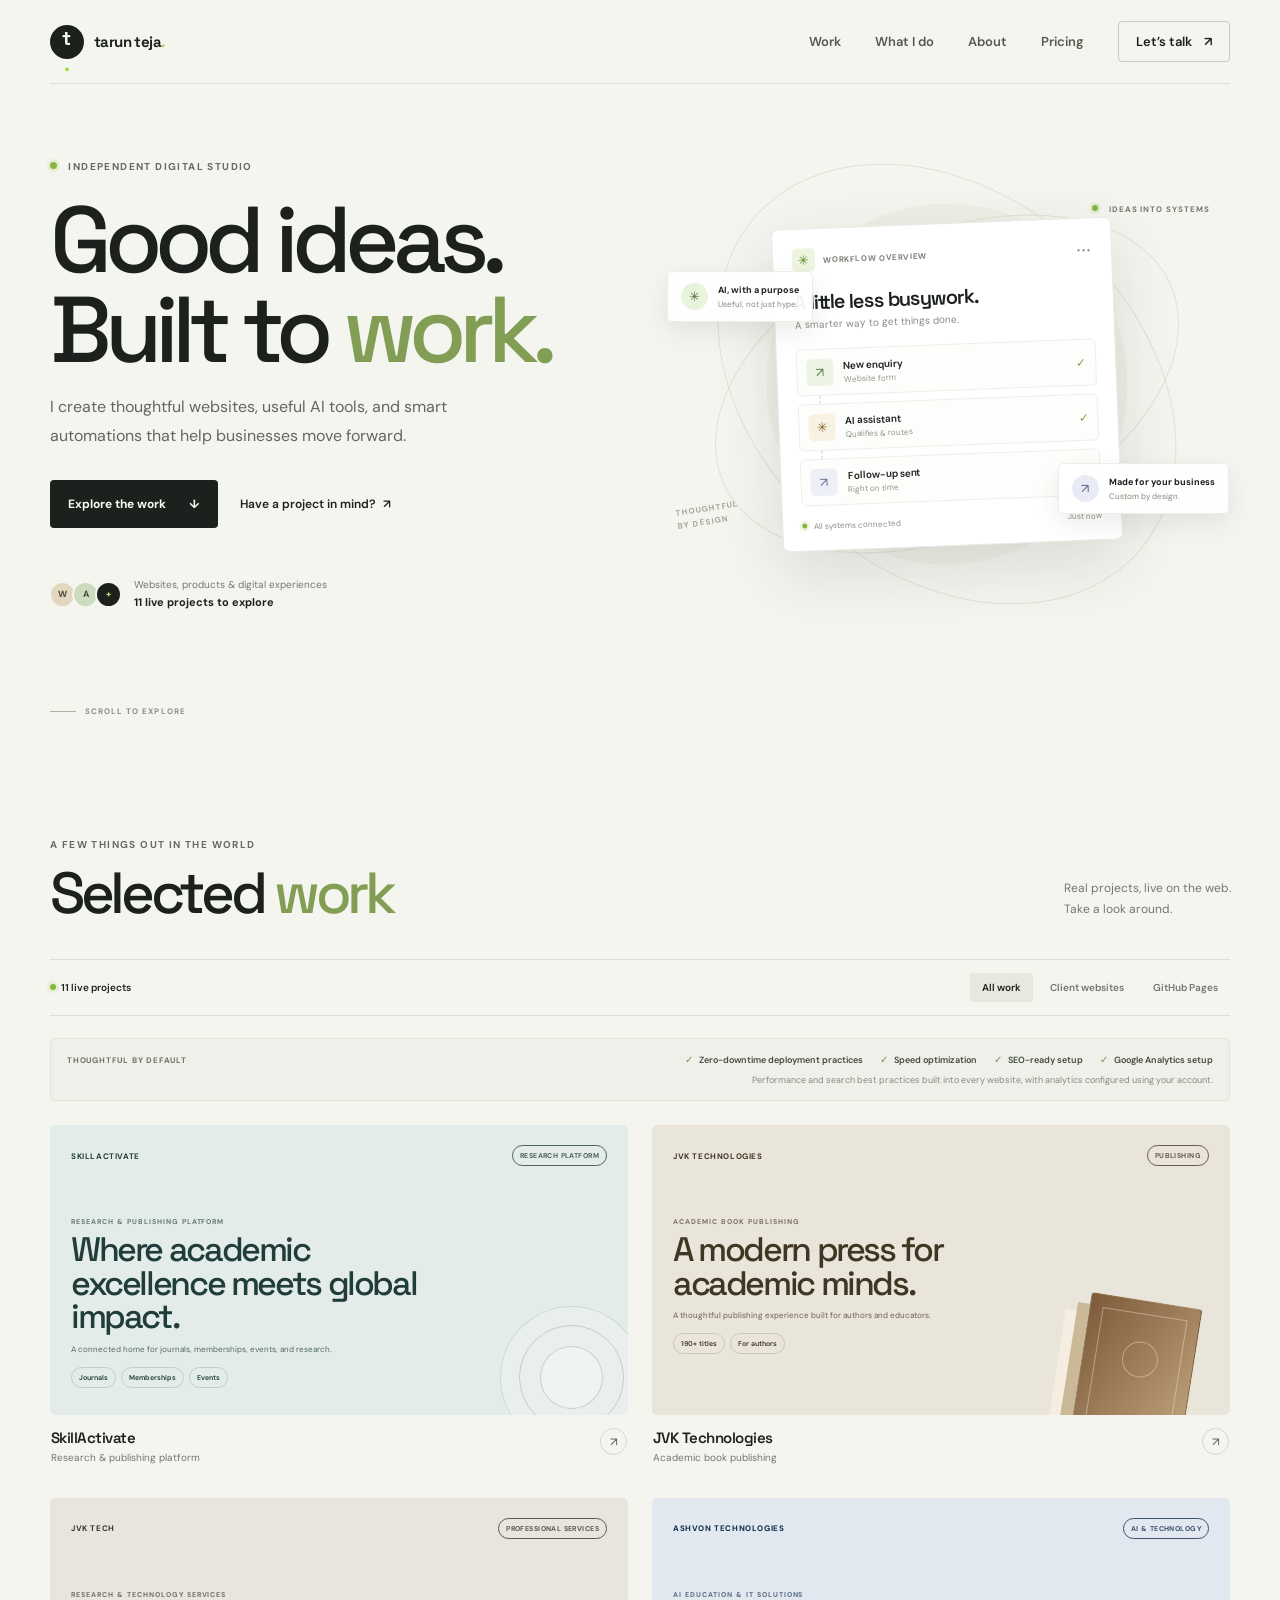
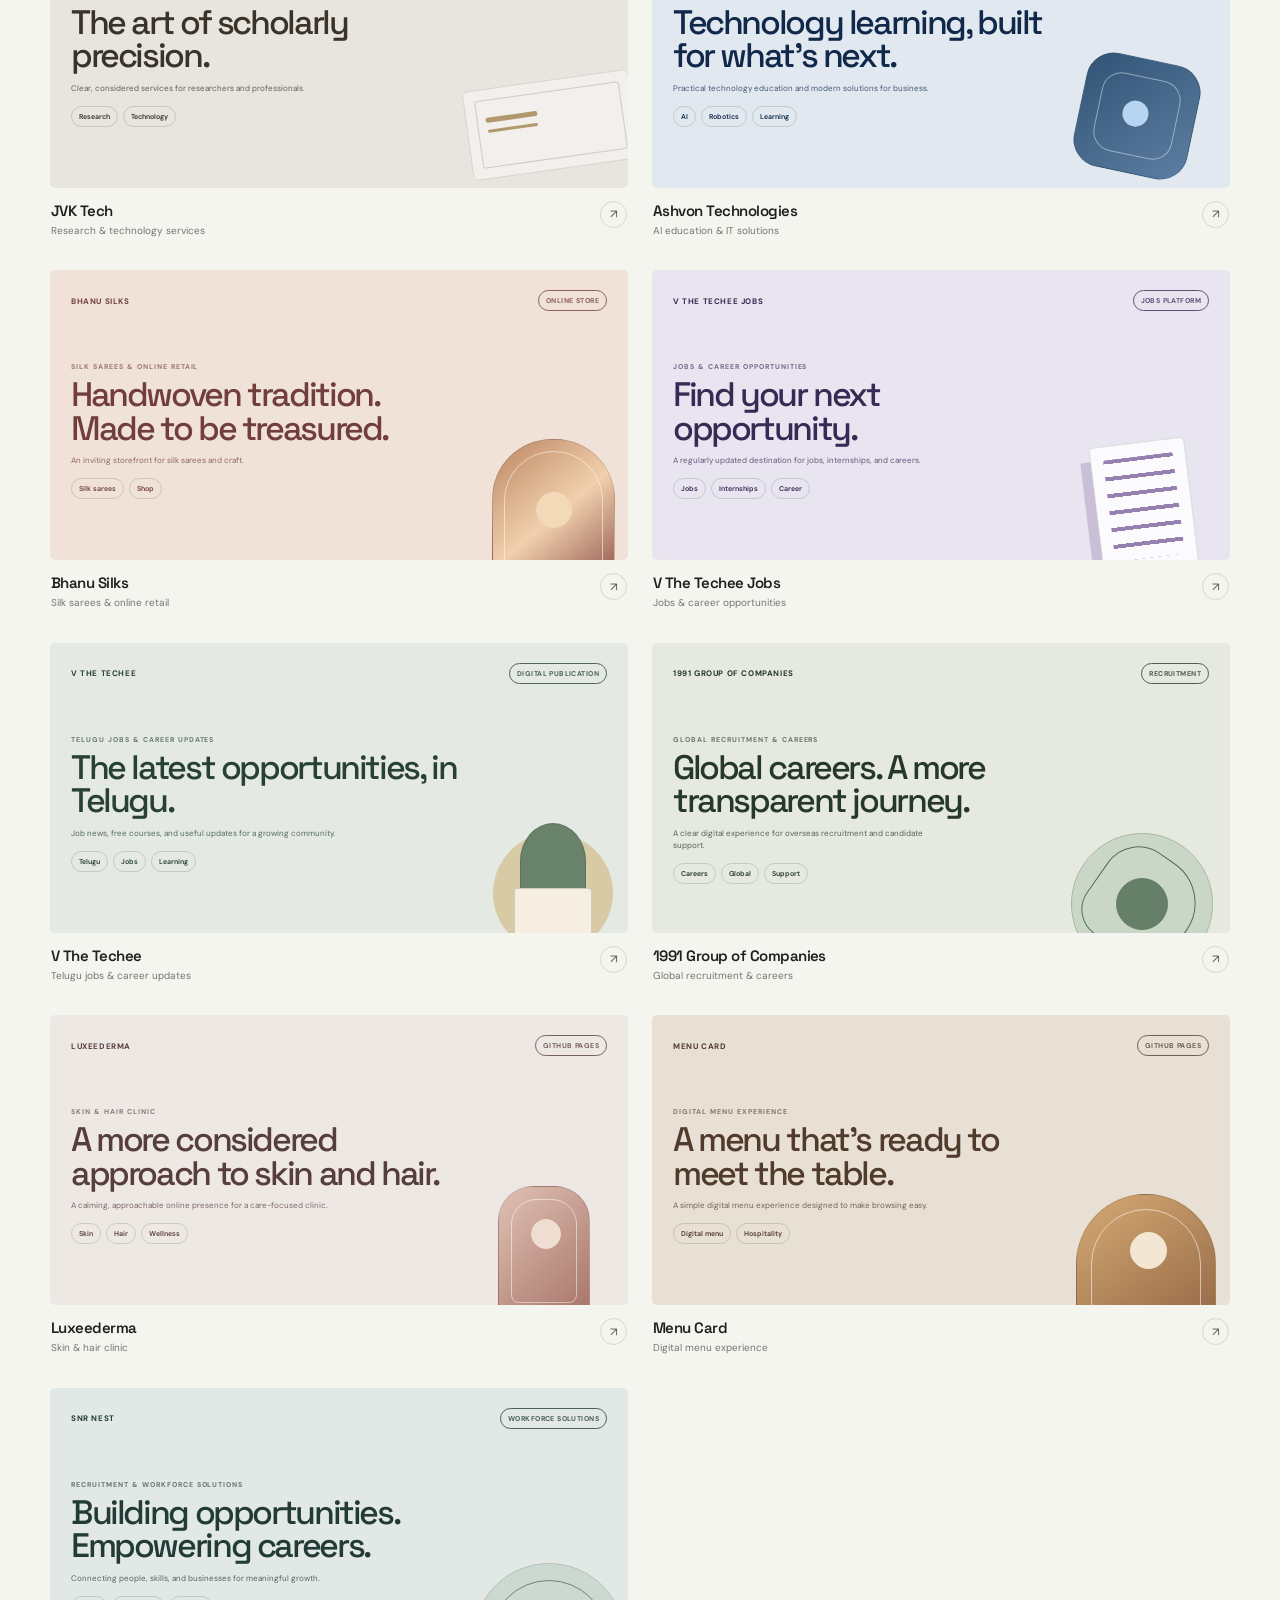
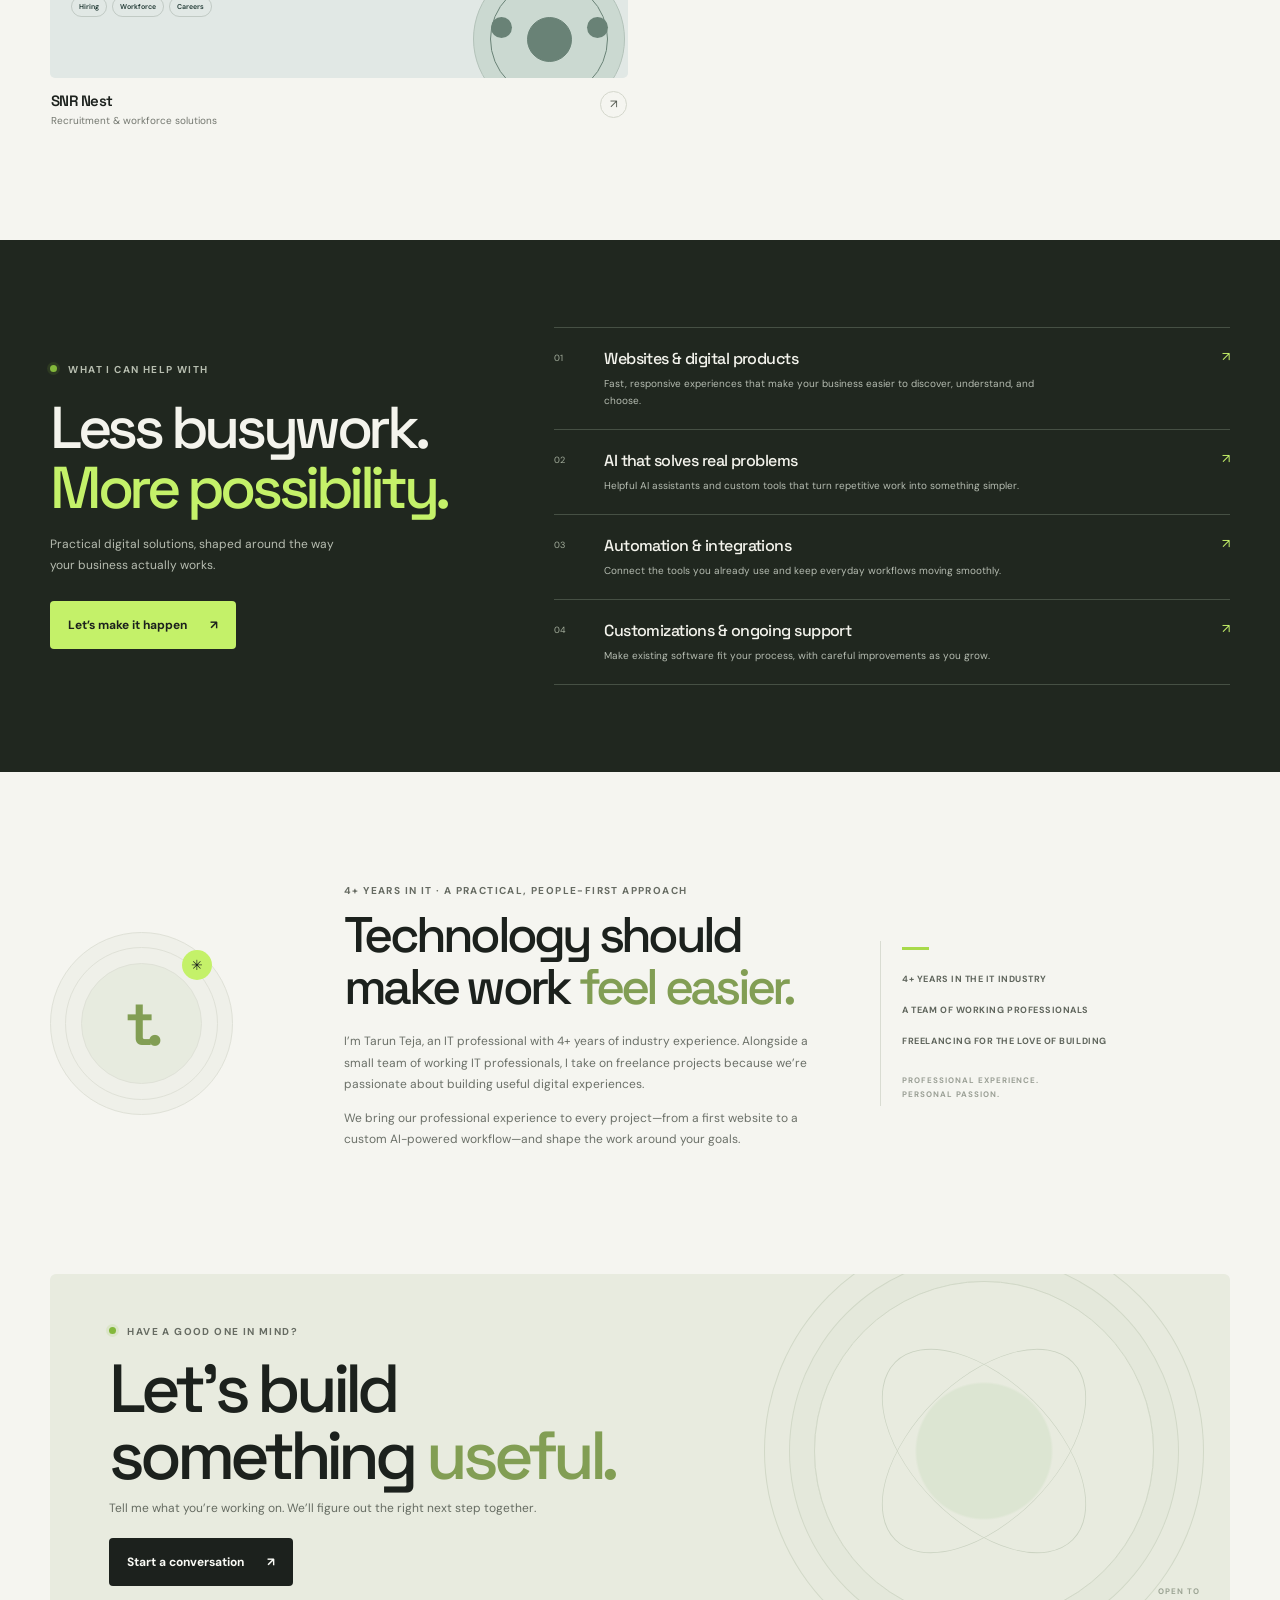
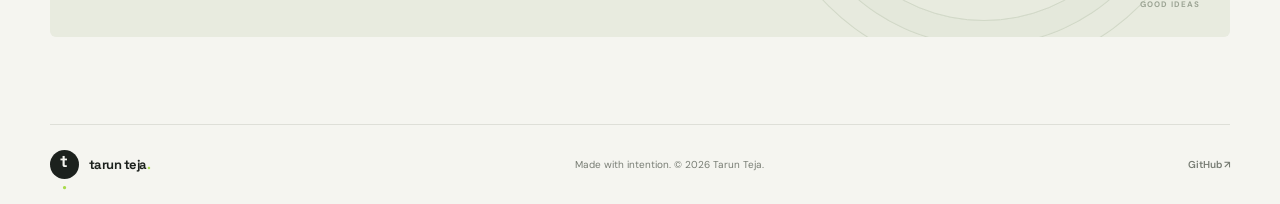
<file: index.html>
<!doctype html>
<html lang="en">
  <head>
    <meta charset="UTF-8" />
    <meta name="viewport" content="width=device-width, initial-scale=1" />
    <meta name="theme-color" content="#f5f5f0" />
    <meta
      name="description"
      content="Thoughtful websites, AI solutions, and automations for ambitious businesses. Explore live projects by Tarun Teja."
    />
    <title>Tarun Teja — Websites, AI & Automation</title>
    <link rel="icon" href="favicon.svg" type="image/svg+xml" />
    <link rel="preconnect" href="https://fonts.googleapis.com" />
    <link rel="preconnect" href="https://fonts.gstatic.com" crossorigin />
    <link
      href="https://fonts.googleapis.com/css2?family=DM+Sans:wght@400;500;600;700&family=Space+Grotesk:wght@400;500;600;700&display=swap"
      rel="stylesheet"
    />
    <link rel="stylesheet" href="styles.css" />
    <script src="script.js" defer></script>
  </head>
  <body>
    <header class="site-header">
      <a class="wordmark" href="#home" aria-label="Tarun Teja home">
        <span class="wordmark-icon">t<span>.</span></span>
        <span>tarun teja<span class="wordmark-period">.</span></span>
      </a>
      <button class="menu-toggle" type="button" aria-expanded="false" aria-controls="primary-nav">
        <span class="sr-only">Toggle navigation</span>
        <span></span>
        <span></span>
      </button>
      <nav class="site-nav" id="primary-nav" aria-label="Main navigation">
        <a href="#work">Work</a>
        <a href="#services">What I do</a>
        <a href="#about">About</a>
        <a href="pricing.html">Pricing</a>
        <a class="nav-cta" href="#contact">Let’s talk <span aria-hidden="true">↗</span></a>
      </nav>
    </header>

    <main>
      <section class="hero section-shell" id="home">
        <div class="hero-copy">
          <p class="eyebrow"><span class="status-dot"></span> INDEPENDENT DIGITAL STUDIO</p>
          <h1>Good ideas.<br />Built to <span>work.</span></h1>
          <p class="hero-intro">
            I create thoughtful websites, useful AI tools, and smart automations that help
            businesses move forward.
          </p>
          <div class="hero-actions">
            <a class="button button-dark" href="#work">Explore the work <span aria-hidden="true">↓</span></a>
            <a class="text-link" href="#contact">Have a project in mind? <span aria-hidden="true">↗</span></a>
          </div>
          <div class="hero-proof">
            <span class="proof-avatars" aria-hidden="true"><i>W</i><i>A</i><i>+</i></span>
            <span>Websites, products &amp; digital experiences<br /><strong>11 live projects to explore</strong></span>
          </div>
        </div>

        <div class="hero-art" aria-label="Illustration of connected digital systems">
          <div class="art-orbit orbit-one"></div>
          <div class="art-orbit orbit-two"></div>
          <div class="art-label"><span class="status-dot"></span> IDEAS INTO SYSTEMS</div>
          <div class="flow-card flow-card-main">
            <div class="flow-card-head">
              <span class="flow-icon">✳</span>
              <span>WORKFLOW OVERVIEW</span>
              <span class="flow-menu">•••</span>
            </div>
            <div class="flow-title">A little less busywork.</div>
            <div class="flow-subtitle">A smarter way to get things done.</div>
            <div class="flow-steps">
              <div class="flow-step"><span class="step-icon step-in">↗</span><span><b>New enquiry</b><small>Website form</small></span><span class="step-check">✓</span></div>
              <div class="flow-connector"></div>
              <div class="flow-step"><span class="step-icon step-ai">✳</span><span><b>AI assistant</b><small>Qualifies &amp; routes</small></span><span class="step-check">✓</span></div>
              <div class="flow-connector"></div>
              <div class="flow-step"><span class="step-icon step-out">↗</span><span><b>Follow-up sent</b><small>Right on time</small></span><span class="step-check">✓</span></div>
            </div>
            <div class="flow-card-foot"><span><span class="status-dot"></span> All systems connected</span><span>Just now</span></div>
          </div>
          <div class="floating-note note-top"><span class="note-spark">✳</span><span><b>AI, with a purpose</b><small>Useful, not just hype.</small></span></div>
          <div class="floating-note note-bottom"><span class="note-arrow">↗</span><span><b>Made for your business</b><small>Custom by design.</small></span></div>
          <div class="art-stamp" aria-hidden="true">THOUGHTFUL<br />BY DESIGN</div>
        </div>
        <a class="scroll-cue" href="#work"><span></span> SCROLL TO EXPLORE</a>
      </section>

      <section class="work-section section-shell" id="work">
        <div class="section-heading">
          <div>
            <p class="eyebrow">A FEW THINGS OUT IN THE WORLD</p>
            <h2>Selected <span>work</span></h2>
          </div>
          <p class="section-note">Real projects, live on the web.<br />Take a look around.</p>
        </div>

        <div class="work-toolbar">
          <div class="project-count"><span class="count-dot"></span><span id="project-count">11</span> live projects</div>
          <div class="filters" role="group" aria-label="Filter projects">
            <button class="filter-button is-active" type="button" data-filter="all" aria-pressed="true">All work</button>
            <button class="filter-button" type="button" data-filter="client" aria-pressed="false">Client websites</button>
            <button class="filter-button" type="button" data-filter="github" aria-pressed="false">GitHub Pages</button>
          </div>
        </div>
        <div class="quality-strip" aria-label="Website quality standards">
          <p>THOUGHTFUL BY DEFAULT</p>
          <div>
            <span><i aria-hidden="true">✓</i> Zero-downtime deployment practices</span>
            <span><i aria-hidden="true">✓</i> Speed optimization</span>
            <span><i aria-hidden="true">✓</i> SEO-ready setup</span>
            <span><i aria-hidden="true">✓</i> Google Analytics setup</span>
          </div>
          <small>Performance and search best practices built into every website, with analytics configured using your account.</small>
        </div>
        <div class="project-grid" id="project-grid" aria-live="polite"></div>
      </section>

      <section class="services-section" id="services">
        <div class="section-shell services-inner">
          <div class="services-heading">
            <p class="eyebrow"><span class="status-dot"></span> WHAT I CAN HELP WITH</p>
            <h2>Less busywork.<br /><span>More possibility.</span></h2>
            <p>Practical digital solutions, shaped around the way your business actually works.</p>
            <a class="button button-light" href="#contact">Let’s make it happen <span aria-hidden="true">↗</span></a>
          </div>
          <div class="service-list">
            <article class="service-item">
              <span class="service-number">01</span>
              <div><h3>Websites &amp; digital products</h3><p>Fast, responsive experiences that make your business easier to discover, understand, and choose.</p></div>
              <span class="service-arrow" aria-hidden="true">↗</span>
            </article>
            <article class="service-item">
              <span class="service-number">02</span>
              <div><h3>AI that solves real problems</h3><p>Helpful AI assistants and custom tools that turn repetitive work into something simpler.</p></div>
              <span class="service-arrow" aria-hidden="true">↗</span>
            </article>
            <article class="service-item">
              <span class="service-number">03</span>
              <div><h3>Automation &amp; integrations</h3><p>Connect the tools you already use and keep everyday workflows moving smoothly.</p></div>
              <span class="service-arrow" aria-hidden="true">↗</span>
            </article>
            <article class="service-item">
              <span class="service-number">04</span>
              <div><h3>Customizations &amp; ongoing support</h3><p>Make existing software fit your process, with careful improvements as you grow.</p></div>
              <span class="service-arrow" aria-hidden="true">↗</span>
            </article>
          </div>
        </div>
      </section>

      <section class="about-section section-shell" id="about">
        <div class="about-mark" aria-hidden="true"><span>t.</span><i>✳</i></div>
        <div class="about-copy">
          <p class="eyebrow">4+ YEARS IN IT · A PRACTICAL, PEOPLE-FIRST APPROACH</p>
          <h2>Technology should<br />make work <span>feel easier.</span></h2>
          <p>I’m Tarun Teja, an IT professional with 4+ years of industry experience. Alongside a small team of working IT professionals, I take on freelance projects because we’re passionate about building useful digital experiences.</p>
          <p>We bring our professional experience to every project—from a first website to a custom AI-powered workflow—and shape the work around your goals.</p>
        </div>
        <div class="about-aside">
          <span class="aside-line"></span>
          <p>4+ YEARS IN THE IT INDUSTRY</p>
          <p>A TEAM OF WORKING PROFESSIONALS</p>
          <p>FREELANCING FOR THE LOVE OF BUILDING</p>
          <span class="aside-foot">PROFESSIONAL EXPERIENCE.<br />PERSONAL PASSION.</span>
        </div>
      </section>

      <section class="contact-section section-shell" id="contact">
        <div class="contact-card">
          <div class="contact-orb" aria-hidden="true"></div>
          <p class="eyebrow"><span class="status-dot"></span> HAVE A GOOD ONE IN MIND?</p>
          <h2>Let’s build<br />something <span>useful.</span></h2>
          <p>Tell me what you’re working on. We’ll figure out the right next step together.</p>
          <a class="button button-dark" href="mailto:jvktechno@gmail.com?subject=Let%27s%20build%20something%20useful">Start a conversation <span aria-hidden="true">↗</span></a>
          <span class="contact-aside" aria-hidden="true">OPEN TO<br />GOOD IDEAS</span>
        </div>
      </section>
    </main>

    <footer class="site-footer section-shell">
      <a class="wordmark footer-wordmark" href="#home"><span class="wordmark-icon">t<span>.</span></span><span>tarun teja<span class="wordmark-period">.</span></span></a>
      <p>Made with intention. © <span id="year"></span> Tarun Teja.</p>
      <a class="footer-link" href="https://github.com/tarunteja87" target="_blank" rel="noopener noreferrer">GitHub <span aria-hidden="true">↗</span></a>
    </footer>
  </body>
</html>
</file>
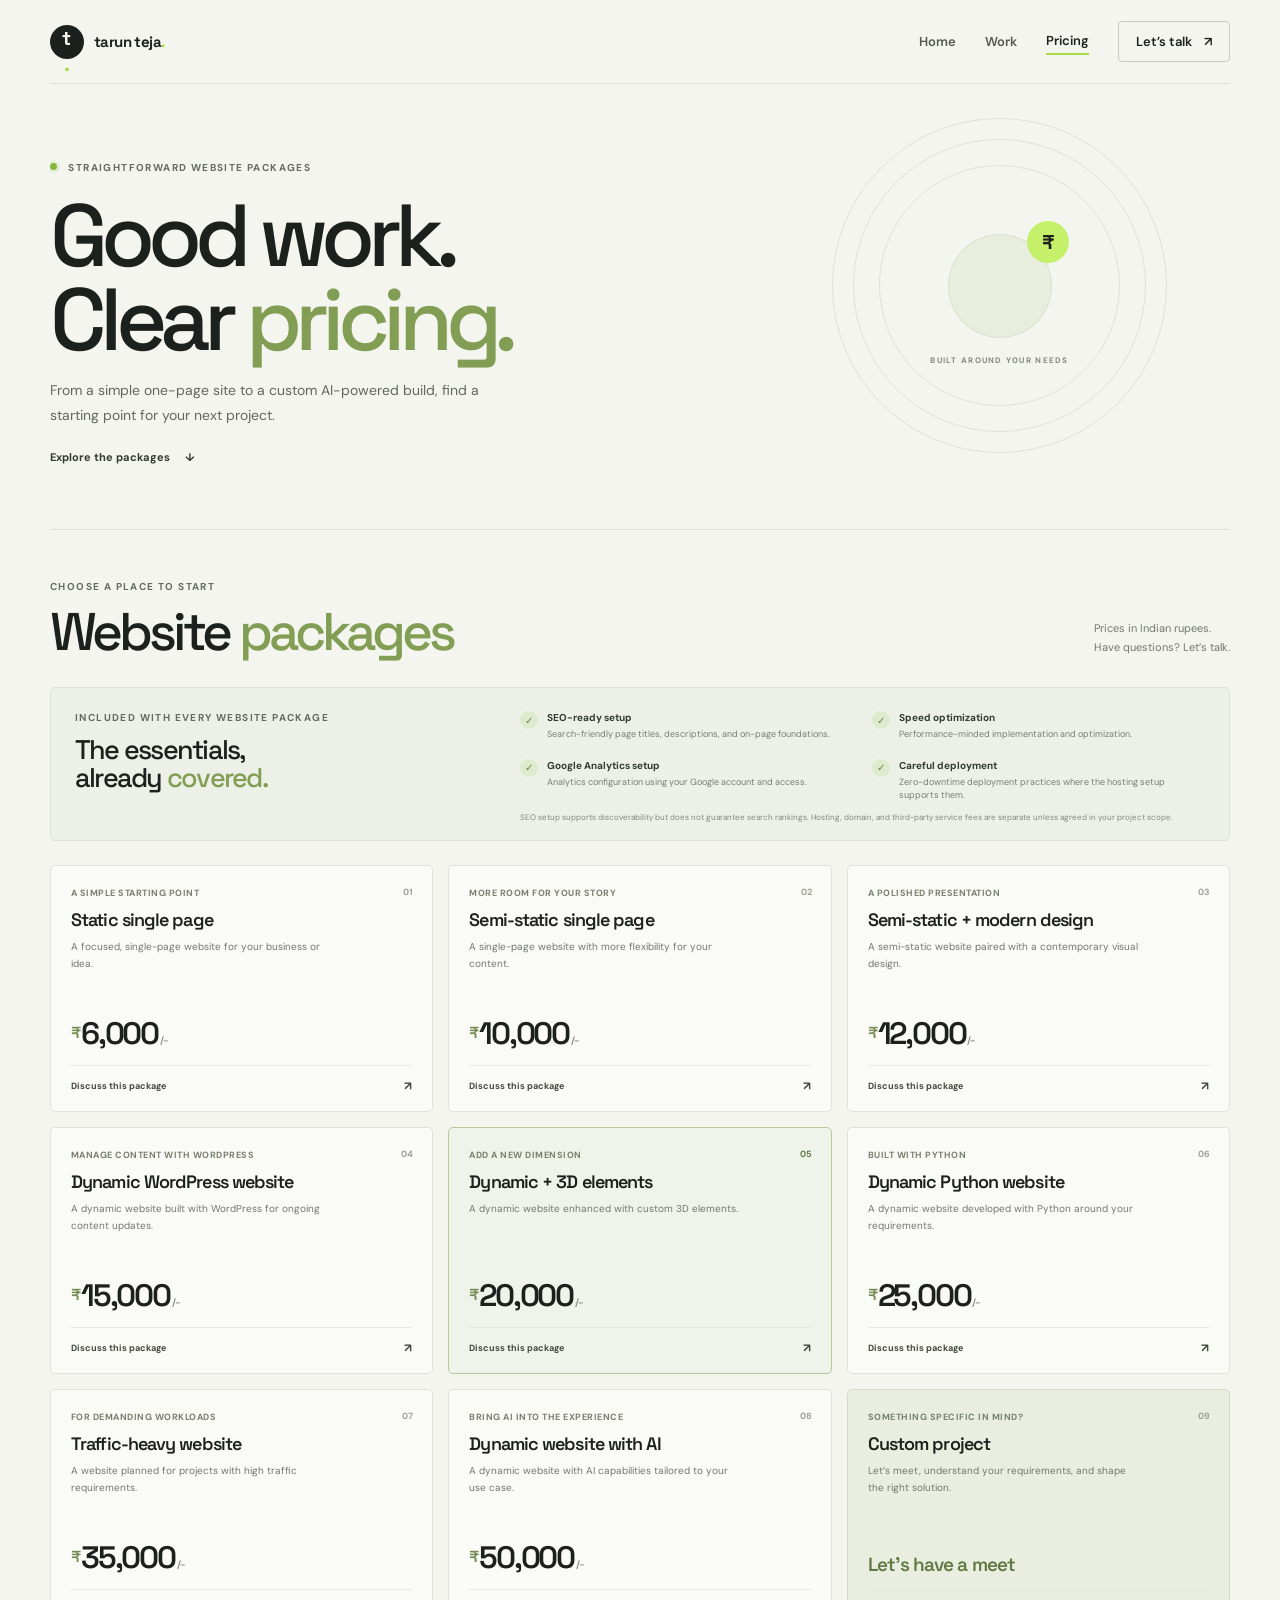
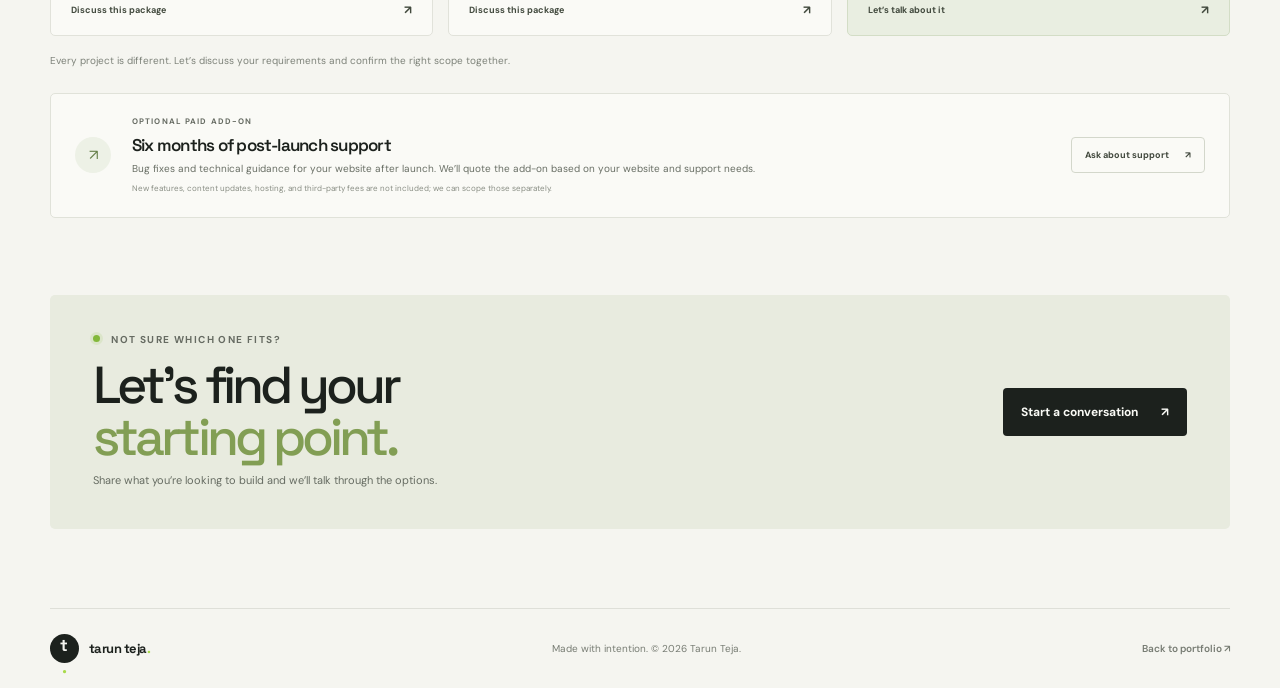
<file: pricing.html>
<!doctype html>
<html lang="en">
  <head>
    <meta charset="UTF-8" />
    <meta name="viewport" content="width=device-width, initial-scale=1" />
    <meta name="theme-color" content="#f5f5f0" />
    <meta
      name="description"
      content="Explore website packages from Tarun Teja: static, WordPress, Python, AI-powered, and custom websites."
    />
    <title>Website Pricing — Tarun Teja</title>
    <link rel="icon" href="favicon.svg" type="image/svg+xml" />
    <link rel="preconnect" href="https://fonts.googleapis.com" />
    <link rel="preconnect" href="https://fonts.gstatic.com" crossorigin />
    <link
      href="https://fonts.googleapis.com/css2?family=DM+Sans:wght@400;500;600;700&family=Space+Grotesk:wght@400;500;600;700&display=swap"
      rel="stylesheet"
    />
    <link rel="stylesheet" href="styles.css" />
    <link rel="stylesheet" href="pricing.css" />
    <script src="pricing.js" defer></script>
  </head>
  <body class="pricing-page">
    <header class="site-header pricing-header">
      <a class="wordmark" href="index.html#home" aria-label="Tarun Teja home">
        <span class="wordmark-icon">t<span>.</span></span>
        <span>tarun teja<span class="wordmark-period">.</span></span>
      </a>
      <button class="menu-toggle" type="button" aria-expanded="false" aria-controls="primary-nav">
        <span class="sr-only">Toggle navigation</span>
        <span></span>
        <span></span>
      </button>
      <nav class="site-nav" id="primary-nav" aria-label="Main navigation">
        <a href="index.html#home">Home</a>
        <a href="index.html#work">Work</a>
        <a class="pricing-nav-link" href="pricing.html" aria-current="page">Pricing</a>
        <a class="nav-cta" href="#contact">Let’s talk <span aria-hidden="true">↗</span></a>
      </nav>
    </header>

    <main>
      <section class="pricing-intro section-shell">
        <p class="eyebrow"><span class="status-dot"></span> STRAIGHTFORWARD WEBSITE PACKAGES</p>
        <h1>Good work.<br />Clear <span>pricing.</span></h1>
        <p class="pricing-lede">
          From a simple one-page site to a custom AI-powered build, find a starting point for your
          next project.
        </p>
        <a class="pricing-intro-link" href="#plans">Explore the packages <span aria-hidden="true">↓</span></a>
        <div class="pricing-intro-note" aria-hidden="true">
          <span>BUILT AROUND YOUR NEEDS</span>
          <span class="pricing-note-orbit"></span>
        </div>
      </section>

      <section class="pricing-plans section-shell" id="plans" aria-labelledby="plans-heading">
        <div class="pricing-section-heading">
          <div>
            <p class="eyebrow">CHOOSE A PLACE TO START</p>
            <h2 id="plans-heading">Website <span>packages</span></h2>
          </div>
          <p>Prices in Indian rupees.<br />Have questions? Let’s talk.</p>
        </div>

        <section class="pricing-inclusions" aria-labelledby="inclusions-heading">
          <div class="inclusions-heading">
            <p class="eyebrow">INCLUDED WITH EVERY WEBSITE PACKAGE</p>
            <h3 id="inclusions-heading">The essentials,<br />already <span>covered.</span></h3>
          </div>
          <ul class="inclusions-list">
            <li><span aria-hidden="true">✓</span><span><strong>SEO-ready setup</strong><small>Search-friendly page titles, descriptions, and on-page foundations.</small></span></li>
            <li><span aria-hidden="true">✓</span><span><strong>Speed optimization</strong><small>Performance-minded implementation and optimization.</small></span></li>
            <li><span aria-hidden="true">✓</span><span><strong>Google Analytics setup</strong><small>Analytics configuration using your Google account and access.</small></span></li>
            <li><span aria-hidden="true">✓</span><span><strong>Careful deployment</strong><small>Zero-downtime deployment practices where the hosting setup supports them.</small></span></li>
          </ul>
          <p class="inclusions-note">SEO setup supports discoverability but does not guarantee search rankings. Hosting, domain, and third-party service fees are separate unless agreed in your project scope.</p>
        </section>

        <div class="pricing-grid">
          <article class="price-card">
            <span class="price-number">01</span>
            <p class="price-category">A simple starting point</p>
            <h3>Static single page</h3>
            <p class="price-description">A focused, single-page website for your business or idea.</p>
            <p class="price-amount"><span>₹</span>6,000<small>/-</small></p>
            <a class="price-link" href="mailto:jvktechno@gmail.com?subject=Static%20single-page%20website">Discuss this package <span aria-hidden="true">↗</span></a>
          </article>

          <article class="price-card">
            <span class="price-number">02</span>
            <p class="price-category">More room for your story</p>
            <h3>Semi-static single page</h3>
            <p class="price-description">A single-page website with more flexibility for your content.</p>
            <p class="price-amount"><span>₹</span>10,000<small>/-</small></p>
            <a class="price-link" href="mailto:jvktechno@gmail.com?subject=Semi-static%20single-page%20website">Discuss this package <span aria-hidden="true">↗</span></a>
          </article>

          <article class="price-card">
            <span class="price-number">03</span>
            <p class="price-category">A polished presentation</p>
            <h3>Semi-static + modern design</h3>
            <p class="price-description">A semi-static website paired with a contemporary visual design.</p>
            <p class="price-amount"><span>₹</span>12,000<small>/-</small></p>
            <a class="price-link" href="mailto:jvktechno@gmail.com?subject=Semi-static%20website%20with%20modern%20design">Discuss this package <span aria-hidden="true">↗</span></a>
          </article>

          <article class="price-card">
            <span class="price-number">04</span>
            <p class="price-category">Manage content with WordPress</p>
            <h3>Dynamic WordPress website</h3>
            <p class="price-description">A dynamic website built with WordPress for ongoing content updates.</p>
            <p class="price-amount"><span>₹</span>15,000<small>/-</small></p>
            <a class="price-link" href="mailto:jvktechno@gmail.com?subject=Dynamic%20WordPress%20website">Discuss this package <span aria-hidden="true">↗</span></a>
          </article>

          <article class="price-card price-card-featured">
            <span class="price-number">05</span>
            <p class="price-category">Add a new dimension</p>
            <h3>Dynamic + 3D elements</h3>
            <p class="price-description">A dynamic website enhanced with custom 3D elements.</p>
            <p class="price-amount"><span>₹</span>20,000<small>/-</small></p>
            <a class="price-link" href="mailto:jvktechno@gmail.com?subject=Dynamic%20website%20with%203D%20elements">Discuss this package <span aria-hidden="true">↗</span></a>
          </article>

          <article class="price-card">
            <span class="price-number">06</span>
            <p class="price-category">Built with Python</p>
            <h3>Dynamic Python website</h3>
            <p class="price-description">A dynamic website developed with Python around your requirements.</p>
            <p class="price-amount"><span>₹</span>25,000<small>/-</small></p>
            <a class="price-link" href="mailto:jvktechno@gmail.com?subject=Dynamic%20Python%20website">Discuss this package <span aria-hidden="true">↗</span></a>
          </article>

          <article class="price-card">
            <span class="price-number">07</span>
            <p class="price-category">For demanding workloads</p>
            <h3>Traffic-heavy website</h3>
            <p class="price-description">A website planned for projects with high traffic requirements.</p>
            <p class="price-amount"><span>₹</span>35,000<small>/-</small></p>
            <a class="price-link" href="mailto:jvktechno@gmail.com?subject=Traffic-heavy%20website">Discuss this package <span aria-hidden="true">↗</span></a>
          </article>

          <article class="price-card">
            <span class="price-number">08</span>
            <p class="price-category">Bring AI into the experience</p>
            <h3>Dynamic website with AI</h3>
            <p class="price-description">A dynamic website with AI capabilities tailored to your use case.</p>
            <p class="price-amount"><span>₹</span>50,000<small>/-</small></p>
            <a class="price-link" href="mailto:jvktechno@gmail.com?subject=Dynamic%20website%20with%20AI">Discuss this package <span aria-hidden="true">↗</span></a>
          </article>

          <article class="price-card price-card-custom">
            <span class="price-number">09</span>
            <p class="price-category">Something specific in mind?</p>
            <h3>Custom project</h3>
            <p class="price-description">Let’s meet, understand your requirements, and shape the right solution.</p>
            <p class="price-custom-label">Let’s have a meet</p>
            <a class="price-link" href="mailto:jvktechno@gmail.com?subject=Let%27s%20discuss%20a%20custom%20project">Let’s talk about it <span aria-hidden="true">↗</span></a>
          </article>
        </div>
        <p class="pricing-note">Every project is different. Let’s discuss your requirements and confirm the right scope together.</p>

        <aside class="support-addon" aria-labelledby="support-heading">
          <span class="support-icon" aria-hidden="true">↗</span>
          <div>
            <p class="eyebrow">OPTIONAL PAID ADD-ON</p>
            <h3 id="support-heading">Six months of post-launch support</h3>
            <p>Bug fixes and technical guidance for your website after launch. We’ll quote the add-on based on your website and support needs.</p>
            <small>New features, content updates, hosting, and third-party fees are not included; we can scope those separately.</small>
          </div>
          <a class="support-link" href="mailto:jvktechno@gmail.com?subject=Six-month%20website%20support">Ask about support <span aria-hidden="true">↗</span></a>
        </aside>
      </section>

      <section class="pricing-contact section-shell" id="contact">
        <div class="pricing-contact-card">
          <div>
            <p class="eyebrow"><span class="status-dot"></span> NOT SURE WHICH ONE FITS?</p>
            <h2>Let’s find your<br /><span>starting point.</span></h2>
            <p>Share what you’re looking to build and we’ll talk through the options.</p>
          </div>
          <a class="button button-dark" href="mailto:jvktechno@gmail.com?subject=Website%20pricing%20enquiry">Start a conversation <span aria-hidden="true">↗</span></a>
        </div>
      </section>
    </main>

    <footer class="site-footer section-shell">
      <a class="wordmark footer-wordmark" href="index.html#home"><span class="wordmark-icon">t<span>.</span></span><span>tarun teja<span class="wordmark-period">.</span></span></a>
      <p>Made with intention. © 2026 Tarun Teja.</p>
      <a class="footer-link" href="index.html">Back to portfolio <span aria-hidden="true">↗</span></a>
    </footer>
  </body>
</html>
</file>
<file: styles.css>
:root {
  color-scheme: light;
  --paper: #f5f5f0;
  --paper-dark: #eeefe8;
  --ink: #1c211d;
  --muted: #73776f;
  --line: #dedfd8;
  --green: #c4f169;
  --green-dark: #a8da4a;
  --display: "Space Grotesk", "DM Sans", sans-serif;
  --body: "DM Sans", Arial, sans-serif;
  font-family: var(--body);
  color: var(--ink);
  background: var(--paper);
  font-synthesis: none;
  text-rendering: optimizeLegibility;
}

* { box-sizing: border-box; }
html { scroll-behavior: smooth; scroll-padding-top: 86px; }
body { margin: 0; min-width: 320px; }
a { color: inherit; text-decoration: none; }
button { font: inherit; }
.sr-only { position: absolute; width: 1px; height: 1px; padding: 0; margin: -1px; overflow: hidden; clip: rect(0, 0, 0, 0); white-space: nowrap; border: 0; }
.section-shell, .site-header { width: min(1180px, calc(100% - 64px)); margin-inline: auto; }

.site-header { height: 84px; display: flex; align-items: center; justify-content: space-between; border-bottom: 1px solid var(--line); position: relative; z-index: 3; }
.wordmark { display: inline-flex; gap: 10px; align-items: center; font-family: var(--display); font-size: 15px; font-weight: 700; letter-spacing: -.04em; }
.wordmark-icon { width: 34px; height: 34px; border-radius: 50%; display: grid; place-items: center; background: var(--ink); color: var(--paper); font-size: 20px; letter-spacing: -.12em; padding-right: 3px; }
.wordmark-icon span, .wordmark-period { color: var(--green-dark); }
.site-nav { display: flex; gap: 34px; align-items: center; font-size: 13px; font-weight: 600; }
.site-nav > a:not(.nav-cta) { color: #555950; transition: color .2s ease; }
.site-nav > a:not(.nav-cta):hover { color: var(--ink); }
.nav-cta { padding: 11px 17px; border: 1px solid #c9cac2; border-radius: 4px; }
.nav-cta span { padding-left: 9px; }
.menu-toggle { display: none; }

.hero { position: relative; min-height: 654px; display: grid; grid-template-columns: 1.04fr .96fr; align-items: center; padding-top: 14px; padding-bottom: 68px; }
.hero-copy { position: relative; z-index: 1; padding: 38px 0 34px; }
.eyebrow { margin: 0; color: #666b62; font-size: 10px; font-weight: 700; letter-spacing: .14em; }
.status-dot, .count-dot { display: inline-block; width: 7px; height: 7px; margin-right: 8px; border-radius: 50%; background: #83b83b; vertical-align: 1px; box-shadow: 0 0 0 3px rgb(131 184 59 / 13%); }
.hero h1, .section-heading h2, .services-heading h2, .about-copy h2, .contact-card h2 { font-family: var(--display); letter-spacing: -.075em; font-weight: 500; }
.hero h1 { margin: 22px 0 19px; font-size: clamp(62px, 7.3vw, 94px); line-height: .96; }
.hero h1 span, .section-heading h2 span, .about-copy h2 span { color: #829e54; }
.hero-intro { max-width: 420px; margin: 0; color: #62675f; font-size: 16px; line-height: 1.8; }
.hero-actions { display: flex; align-items: center; flex-wrap: wrap; gap: 22px; margin-top: 29px; }
.button { min-height: 48px; display: inline-flex; align-items: center; justify-content: center; gap: 23px; padding: 0 18px; border-radius: 4px; font-size: 12px; font-weight: 700; transition: transform .2s ease, background .2s ease; }
.button:hover { transform: translateY(-2px); }
.button-dark { color: #f9faf5; background: var(--ink); }
.button-dark:hover { background: #31372f; }
.button-light { color: var(--ink); background: var(--green); }
.button-light:hover { background: #d3f795; }
.text-link { font-size: 12px; font-weight: 600; }
.text-link span { padding-left: 4px; }
.hero-proof { display: flex; align-items: center; gap: 12px; margin-top: 49px; color: var(--muted); font-size: 10px; line-height: 1.65; }
.hero-proof strong { color: var(--ink); font-size: 11px; }
.proof-avatars { display: flex; padding-left: 3px; }
.proof-avatars i { width: 27px; height: 27px; display: grid; place-items: center; margin-left: -4px; border: 2px solid var(--paper); border-radius: 50%; background: #e4d7bf; color: #47453f; font-size: 9px; font-style: normal; font-weight: 700; }
.proof-avatars i:nth-child(2) { background: #ccddbf; }
.proof-avatars i:nth-child(3) { background: var(--ink); color: var(--green); }

.hero-art { min-height: 460px; position: relative; display: grid; place-items: center; isolation: isolate; }
.hero-art::before { content: ""; width: min(440px, 100%); aspect-ratio: 1; position: absolute; z-index: -1; border-radius: 50%; background: radial-gradient(circle, #e8ebdd 0 39%, #edf0e7 40% 58%, transparent 58%); }
.art-orbit { position: absolute; border: 1px solid #dfe2d7; border-radius: 50%; transform: rotate(-24deg); }
.orbit-one { width: 490px; height: 300px; }
.orbit-two { width: 510px; height: 380px; transform: rotate(41deg); }
.art-label { position: absolute; top: 50px; right: 20px; color: #73796e; font-size: 8px; font-weight: 700; letter-spacing: .12em; }
.art-label .status-dot { width: 6px; height: 6px; }
.flow-card { box-shadow: 0 22px 65px rgb(43 50 38 / 13%); }
.flow-card-main { width: min(340px, 88%); position: relative; z-index: 1; padding: 19px; border: 1px solid #eaebe5; border-radius: 7px; background: #fff; transform: rotate(-2.2deg); }
.flow-card-head { display: flex; align-items: center; gap: 8px; color: #7a7e75; font-size: 8px; font-weight: 700; letter-spacing: .08em; }
.flow-icon { width: 23px; height: 23px; display: grid; place-items: center; border-radius: 5px; background: #edf5e1; color: #628a2e; font-size: 13px; }
.flow-menu { margin-left: auto; letter-spacing: 2px; }
.flow-title { margin-top: 18px; font-family: var(--display); font-size: 20px; font-weight: 600; letter-spacing: -.055em; }
.flow-subtitle { margin-top: 3px; color: #888b84; font-size: 10px; }
.flow-steps { margin-top: 18px; }
.flow-step { display: flex; align-items: center; gap: 10px; padding: 9px; border: 1px solid #eeefe9; border-radius: 5px; background: #fdfdfb; }
.flow-step b, .flow-step small { display: block; }
.flow-step b { font-size: 10px; font-weight: 600; }
.flow-step small { margin-top: 2px; color: #91948d; font-size: 8px; }
.step-icon { width: 27px; height: 27px; display: grid; place-items: center; border-radius: 5px; font-size: 13px; }
.step-in { color: #537949; background: #edf4e6; }
.step-ai { color: #8c6b28; background: #f8f2e3; }
.step-out { color: #61749a; background: #edf0f7; }
.step-check { margin-left: auto; color: #7aa842; font-size: 12px; }
.flow-connector { height: 8px; margin-left: 22px; border-left: 1px dashed #cbd0c2; }
.flow-card-foot { display: flex; justify-content: space-between; margin-top: 15px; color: #8a8e85; font-size: 8px; }
.flow-card-foot .status-dot { width: 5px; height: 5px; margin-right: 5px; }
.floating-note { display: flex; align-items: center; gap: 10px; position: absolute; z-index: 2; padding: 11px 13px; border: 1px solid #eceee6; border-radius: 5px; background: rgb(255 255 255 / 94%); box-shadow: 0 10px 24px rgb(43 50 38 / 9%); }
.floating-note b, .floating-note small { display: block; }
.floating-note b { font-size: 9px; }
.floating-note small { margin-top: 3px; color: #84887f; font-size: 8px; }
.note-top { top: 117px; left: 3px; }
.note-bottom { right: 1px; bottom: 100px; }
.note-spark, .note-arrow { width: 27px; height: 27px; display: grid; place-items: center; border-radius: 50%; color: #546d35; background: #eaf3de; font-size: 13px; }
.note-arrow { color: #5a6485; background: #e9ebf4; }
.art-stamp { position: absolute; left: 12px; bottom: 86px; color: #a1a79a; font-size: 8px; font-weight: 700; letter-spacing: .13em; line-height: 1.6; transform: rotate(-9deg); }
.scroll-cue { position: absolute; bottom: 22px; left: 0; display: flex; align-items: center; gap: 9px; color: #8a8e84; font-size: 8px; font-weight: 700; letter-spacing: .13em; }
.scroll-cue span { width: 26px; height: 1px; background: #aeb3a6; }

.work-section { padding-top: 100px; padding-bottom: 112px; }
.section-heading { display: flex; align-items: end; justify-content: space-between; gap: 24px; }
.section-heading h2 { margin: 13px 0 0; font-size: clamp(42px, 5vw, 58px); line-height: 1; }
.section-note { margin: 0 0 3px; color: var(--muted); font-size: 12px; line-height: 1.7; }
.work-toolbar { display: flex; align-items: center; justify-content: space-between; gap: 20px; margin: 37px 0 22px; padding: 13px 0; border-top: 1px solid var(--line); border-bottom: 1px solid var(--line); }
.project-count { font-size: 10px; font-weight: 600; }
.count-dot { width: 6px; height: 6px; margin-right: 5px; }
.filters { display: flex; gap: 5px; }
.filter-button { padding: 8px 12px; border: 0; border-radius: 3px; background: transparent; color: #72766d; cursor: pointer; font-size: 10px; font-weight: 600; transition: color .18s ease, background .18s ease; }
.filter-button:hover { color: var(--ink); }
.filter-button.is-active { color: var(--ink); background: #e7e9df; }
.quality-strip { display: grid; grid-template-columns: auto 1fr; align-items: center; gap: 8px 20px; margin: 0 0 24px; padding: 14px 16px; border: 1px solid #e2e4da; border-radius: 4px; background: #eff0e9; }
.quality-strip > p { margin: 0; color: #6d7368; font-size: 8px; font-weight: 700; letter-spacing: .1em; }
.quality-strip > div { display: flex; flex-wrap: wrap; justify-content: flex-end; gap: 8px 17px; }
.quality-strip > div span { color: #424a3f; font-size: 9px; font-weight: 600; }
.quality-strip i { margin-right: 4px; color: #6f963e; font-size: 10px; font-style: normal; }
.quality-strip small { grid-column: 2; justify-self: end; color: #858a80; font-size: 9px; }
.project-grid { display: grid; grid-template-columns: repeat(2, minmax(0, 1fr)); gap: 32px 24px; }
.project-card { min-width: 0; }
.project-link { display: block; }
.project-preview { --preview-bg: #e8eee7; --preview-ink: #253729; position: relative; height: clamp(205px, 25vw, 290px); overflow: hidden; padding: 20px 21px; border-radius: 5px; background: var(--preview-bg); color: var(--preview-ink); isolation: isolate; transition: transform .35s cubic-bezier(.2,.8,.2,1); }
.project-link:hover .project-preview { transform: translateY(-3px); }
.preview-skillactivate { --preview-bg: #e4ecea; --preview-ink: #203d3a; }
.preview-jvk-books { --preview-bg: #eae5da; --preview-ink: #403624; }
.preview-jvk-tech { --preview-bg: #e8e4de; --preview-ink: #393329; }
.preview-ashvon { --preview-bg: #e2e8ef; --preview-ink: #10294b; }
.preview-bhanu-silks { --preview-bg: #f0e2d9; --preview-ink: #713e3b; }
.preview-v-the-techee-jobs { --preview-bg: #e8e4f0; --preview-ink: #372a54; }
.preview-v-the-techee { --preview-bg: #e4e9e3; --preview-ink: #274133; }
.preview-1991-group { --preview-bg: #e6e9df; --preview-ink: #25382b; }
.preview-luxeederma { --preview-bg: #eee8e5; --preview-ink: #563d3e; }
.preview-menu-card { --preview-bg: #e8e0d4; --preview-ink: #513b2c; }
.preview-snr-nest { --preview-bg: #e1e8e5; --preview-ink: #233b36; }
.preview-topline { display: flex; justify-content: space-between; align-items: center; position: relative; z-index: 1; font-size: 8px; font-weight: 700; letter-spacing: .075em; text-transform: uppercase; }
.preview-badge { padding: 5px 7px; border: 1px solid currentColor; border-radius: 20px; font-size: 7px; letter-spacing: .06em; opacity: .78; }
.preview-body { max-width: 76%; position: relative; z-index: 1; margin-top: clamp(24px, 4vw, 51px); }
.preview-kicker { margin: 0 0 7px; font-size: 7px; font-weight: 700; letter-spacing: .14em; opacity: .65; text-transform: uppercase; }
.preview-title { max-width: 390px; margin: 0; font-family: var(--display); font-size: clamp(20px, 3.1vw, 34px); font-weight: 500; letter-spacing: -.07em; line-height: .99; }
.preview-description { max-width: 280px; margin: 9px 0 0; font-size: 8px; line-height: 1.5; opacity: .75; }
.preview-pills { display: flex; flex-wrap: wrap; gap: 5px; margin-top: 12px; }
.preview-pills span { padding: 5px 7px; border: 1px solid rgb(30 45 30 / 16%); border-radius: 20px; font-size: 7px; font-weight: 600; }
.preview-art { width: 143px; height: 143px; position: absolute; right: -15px; bottom: -34px; z-index: 0; border: 1px solid rgb(31 47 35 / 12%); border-radius: 50%; background: rgb(255 255 255 / 19%); }
.preview-art::before, .preview-art::after { content: ""; position: absolute; border: 1px solid rgb(31 47 35 / 18%); border-radius: 50%; }
.preview-art::before { inset: 18px; }
.preview-art::after { inset: 39px; background: rgb(255 255 255 / 28%); }
.preview-orbit { width: 50px; height: 50px; position: absolute; top: 19px; left: 2px; z-index: 1; border-radius: 50%; background: var(--green); opacity: .75; }
.preview-jvk-books .preview-art { width: 112px; height: 143px; right: 38px; bottom: -28px; border-radius: 3px; background: linear-gradient(120deg, #7d5b39, #c1a47d); transform: rotate(9deg); box-shadow: -14px 10px 0 -2px #cab896, -26px 18px 0 -3px #f4ede0; }
.preview-jvk-books .preview-art::before { inset: 12px; border-color: rgb(255 255 255 / 35%); border-radius: 0; }
.preview-jvk-books .preview-art::after { width: 34px; height: 34px; inset: auto; top: 40px; left: 39px; border-color: rgb(255 255 255 / 35%); background: transparent; }
.preview-jvk-tech .preview-art { width: 168px; height: 90px; right: -7px; bottom: 18px; border-radius: 5px; background: rgb(255 255 255 / 42%); transform: rotate(-8deg); }
.preview-jvk-tech .preview-art::before { inset: 10px; border-radius: 3px; }
.preview-jvk-tech .preview-art::after { width: 52px; height: 5px; inset: 28px auto auto 19px; border: 0; border-radius: 2px; background: #b2986f; box-shadow: 0 11px 0 -1px #b2986f; }
.preview-ashvon .preview-art { width: 116px; height: 116px; right: 35px; bottom: 14px; border-radius: 28px; background: linear-gradient(135deg, #315476, #5b7ea2); transform: rotate(12deg); }
.preview-ashvon .preview-art::before { inset: 17px; border-color: rgb(255 255 255 / 44%); border-radius: 20px; }
.preview-ashvon .preview-art::after { width: 24px; height: 24px; inset: 42px; border-color: #b7d5f3; background: #b7d5f3; }
.preview-bhanu-silks .preview-art { width: 123px; height: 147px; right: 13px; bottom: -26px; border-radius: 60px 60px 2px 2px; background: linear-gradient(140deg, #bc8562, #f1d0ad 52%, #8d534b); }
.preview-bhanu-silks .preview-art::before { inset: 11px; border-color: rgb(255 246 230 / 60%); border-radius: 50px 50px 0 0; }
.preview-bhanu-silks .preview-art::after { width: 34px; height: 34px; inset: 52px auto auto 43px; border-color: #f2d9b8; background: #f2d9b8; }
.preview-v-the-techee-jobs .preview-art { width: 96px; height: 130px; right: 38px; bottom: -12px; border-radius: 4px; background: #fbfafc; box-shadow: -12px 12px 0 -2px #c9bfd7; transform: rotate(-7deg); }
.preview-v-the-techee-jobs .preview-art::before { inset: 13px 12px; border: 0; border-radius: 2px; background: repeating-linear-gradient(to bottom, #9680af 0 4px, transparent 4px 17px); }
.preview-v-the-techee-jobs .preview-art::after { display: none; }
.preview-v-the-techee .preview-art { width: 120px; height: 120px; right: 15px; bottom: -20px; border: 0; background: #d8caa5; }
.preview-v-the-techee .preview-art::before { inset: -10px 27px 54px; border-radius: 50% 50% 4px 4px; background: #69836b; }
.preview-v-the-techee .preview-art::after { inset: auto 21px 14px; height: 49px; border-radius: 3px; background: #f5eee1; }
.preview-1991-group .preview-art { width: 142px; height: 142px; right: 17px; bottom: -42px; border-color: #a8b7a3; background: #cad7c7; }
.preview-1991-group .preview-art::before { inset: 18px; border-color: #526e58; border-radius: 44% 56% 65% 35%; transform: rotate(35deg); }
.preview-1991-group .preview-art::after { inset: 44px; border-color: #657f68; background: #657f68; }
.preview-luxeederma .preview-art { width: 92px; height: 130px; right: 38px; bottom: -11px; border-radius: 35px 35px 12px 12px; background: linear-gradient(135deg, #e0c2b4, #a87469); }
.preview-luxeederma .preview-art::before { inset: 12px; border-color: rgb(255 255 255 / 50%); border-radius: 25px 25px 8px 8px; }
.preview-luxeederma .preview-art::after { width: 28px; height: 28px; inset: 32px auto auto 32px; border-color: #f0ddd2; background: #f0ddd2; }
.preview-menu-card .preview-art { width: 140px; height: 155px; right: 14px; bottom: -44px; border-radius: 70px 70px 0 0; background: linear-gradient(145deg, #d6aa73, #8d6242); }
.preview-menu-card .preview-art::before { inset: 14px; border-color: rgb(255 255 255 / 55%); border-radius: 60px 60px 0 0; }
.preview-menu-card .preview-art::after { width: 35px; height: 35px; inset: 37px auto auto 53px; border-color: #f3e7d4; background: #f3e7d4; }
.preview-snr-nest .preview-art { width: 152px; height: 152px; right: 3px; bottom: -37px; border-color: #b3c2b9; border-radius: 50%; background: #cbd9d1; }
.preview-snr-nest .preview-art::before { inset: 16px; border-color: #698276; border-radius: 50%; }
.preview-snr-nest .preview-art::after { width: 43px; height: 43px; inset: 53px; border-color: #698276; background: #698276; box-shadow: -48px -12px 0 -12px #698276, 48px -12px 0 -12px #698276; }
.project-meta { display: flex; justify-content: space-between; align-items: start; gap: 15px; padding: 13px 1px 0; }
.project-title { margin: 0; font-family: var(--display); font-size: 15px; font-weight: 600; letter-spacing: -.035em; }
.project-category { margin: 4px 0 0; color: var(--muted); font-size: 10px; line-height: 1.45; }
.project-open { width: 27px; height: 27px; flex: 0 0 auto; display: grid; place-items: center; border: 1px solid #d4d7cc; border-radius: 50%; color: #555a50; font-size: 12px; transition: color .2s ease, background .2s ease; }
.project-link:hover .project-open { border-color: var(--ink); background: var(--ink); color: white; }
.project-card[hidden] { display: none; }

.services-section { padding: 87px 0; background: #20271f; color: #f4f4ed; }
.services-inner { display: grid; grid-template-columns: .76fr 1.24fr; gap: 90px; align-items: center; }
.services-heading .eyebrow { color: #b7beb0; }
.services-heading h2 { margin: 22px 0 15px; font-size: clamp(44px, 5vw, 59px); line-height: 1.02; }
.services-heading h2 span { color: var(--green); }
.services-heading > p:not(.eyebrow) { max-width: 300px; margin: 0; color: #b7bdb1; font-size: 12px; line-height: 1.8; }
.services-heading .button { margin-top: 24px; }
.service-list { border-top: 1px solid #465044; }
.service-item { display: grid; grid-template-columns: 34px 1fr 24px; align-items: start; gap: 16px; padding: 20px 0; border-bottom: 1px solid #465044; }
.service-number { padding-top: 4px; color: #a3ad9c; font-size: 9px; }
.service-item h3 { margin: 0; font-family: var(--display); font-size: 16px; font-weight: 500; letter-spacing: -.035em; }
.service-item p { max-width: 440px; margin: 6px 0 0; color: #b5bcb1; font-size: 10px; line-height: 1.7; }
.service-arrow { justify-self: end; color: var(--green); font-size: 13px; }
.about-section { display: grid; grid-template-columns: .54fr 1.08fr .78fr; gap: 52px; align-items: center; padding-top: 112px; padding-bottom: 111px; }
.about-mark { width: 100%; max-width: 183px; aspect-ratio: 1; position: relative; display: grid; place-items: center; border: 1px solid #dfe1d7; border-radius: 50%; background: #eff0e9; }
.about-mark::before, .about-mark::after { content: ""; position: absolute; border: 1px solid #dfe1d7; border-radius: 50%; }
.about-mark::before { inset: 14px; }
.about-mark::after { inset: 30px; background: #e7ebdf; }
.about-mark > span { position: relative; z-index: 1; font-family: var(--display); font-size: 62px; font-weight: 600; letter-spacing: -.12em; }
.about-mark > span::first-letter { color: #829e54; }
.about-mark i { width: 30px; height: 30px; position: absolute; z-index: 2; right: 20px; top: 17px; display: grid; place-items: center; border-radius: 50%; background: var(--green); font-size: 14px; font-style: normal; }
.about-copy h2 { margin: 13px 0 18px; font-size: clamp(37px, 4.1vw, 50px); line-height: 1.03; }
.about-copy > p:not(.eyebrow) { max-width: 480px; color: #6b7068; font-size: 12px; line-height: 1.8; }
.about-aside { padding: 6px 0 4px 21px; border-left: 1px solid #d9dcd2; }
.aside-line { width: 27px; height: 3px; display: block; margin-bottom: 23px; background: var(--green-dark); }
.about-aside p { color: #5f655c; font-size: 9px; font-weight: 700; letter-spacing: .06em; }
.about-aside p + p { margin-top: 19px; }
.aside-foot { display: block; margin-top: 27px; color: #9a9f95; font-size: 8px; font-weight: 700; letter-spacing: .12em; line-height: 1.7; }
.contact-section { padding-bottom: 87px; }
.contact-card { min-height: 353px; position: relative; overflow: hidden; padding: 51px 59px; border-radius: 6px; background: #e8ebdf; isolation: isolate; }
.contact-card .eyebrow { position: relative; z-index: 1; }
.contact-card h2 { position: relative; z-index: 1; margin: 17px 0 10px; font-size: clamp(48px, 6vw, 68px); line-height: .99; }
.contact-card h2 span { color: #829e54; }
.contact-card > p:not(.eyebrow) { position: relative; z-index: 1; margin: 0; color: #666c62; font-size: 12px; }
.contact-card .button { position: relative; z-index: 1; margin-top: 22px; }
.contact-orb { width: 340px; height: 340px; position: absolute; top: 7px; right: 76px; z-index: -1; border: 1px solid #d1d8c7; border-radius: 50%; background: radial-gradient(circle, #dce5d2 0 28%, transparent 29%); box-shadow: 0 0 0 24px #e4e8db, 0 0 0 25px #d1d8c7, 0 0 0 49px #e7eade, 0 0 0 50px #d1d8c7; }
.contact-orb::before, .contact-orb::after { content: ""; position: absolute; inset: 43px; border: 1px solid #cbd3c2; border-radius: 50%; transform: rotate(45deg) scaleX(.56); }
.contact-orb::after { transform: rotate(-45deg) scaleX(.56); }
.contact-aside { position: absolute; right: 30px; bottom: 26px; color: #9ca494; font-size: 8px; font-weight: 700; letter-spacing: .12em; line-height: 1.6; text-align: right; }
.site-footer { min-height: 80px; display: flex; align-items: center; justify-content: space-between; gap: 20px; border-top: 1px solid var(--line); }
.footer-wordmark { font-size: 13px; }
.footer-wordmark .wordmark-icon { width: 29px; height: 29px; font-size: 17px; }
.site-footer > p, .footer-link { color: #777c73; font-size: 10px; }
.footer-link { font-weight: 600; }

@media (min-width: 1450px) {
  .hero { min-height: 705px; }
  .hero-art { transform: scale(1.05); }
}
@media (max-width: 900px) {
  .section-shell, .site-header { width: min(100% - 44px, 740px); }
  .hero { grid-template-columns: 1fr .9fr; min-height: 600px; }
  .hero h1 { font-size: clamp(62px, 8vw, 77px); }
  .hero-art { transform: scale(.88); transform-origin: center; }
  .note-top { left: -6px; }
  .note-bottom { right: -6px; }
  .services-inner { grid-template-columns: .8fr 1.2fr; gap: 42px; }
  .about-section { grid-template-columns: .48fr 1.2fr .65fr; gap: 30px; }
  .about-mark { max-width: 155px; }
  .about-aside { padding-left: 15px; }
  .contact-orb { right: 18px; }
}
@media (max-width: 650px) {
  html { scroll-padding-top: 70px; }
  .section-shell, .site-header { width: calc(100% - 36px); }
  .site-header { height: 70px; }
  .menu-toggle { width: 40px; height: 40px; display: flex; flex-direction: column; justify-content: center; align-items: center; gap: 5px; border: 1px solid var(--line); border-radius: 4px; background: transparent; cursor: pointer; }
  .menu-toggle span:not(.sr-only) { width: 16px; height: 1.5px; background: var(--ink); transition: transform .2s ease; }
  .menu-toggle[aria-expanded="true"] span:nth-of-type(2) { transform: translateY(3.25px) rotate(45deg); }
  .menu-toggle[aria-expanded="true"] span:nth-of-type(3) { transform: translateY(-3.25px) rotate(-45deg); }
  .site-nav { position: absolute; top: 61px; left: 0; right: 0; display: none; flex-direction: column; align-items: stretch; gap: 0; padding: 8px 15px 14px; border: 1px solid var(--line); border-radius: 5px; background: var(--paper); box-shadow: 0 13px 26px rgb(28 33 29 / 8%); }
  .site-nav.is-open { display: flex; }
  .site-nav > a:not(.nav-cta) { padding: 12px 0; border-bottom: 1px solid var(--line); }
  .nav-cta { margin-top: 10px; text-align: center; }
  .hero { min-height: auto; grid-template-columns: 1fr; padding-top: 56px; padding-bottom: 51px; }
  .hero-copy { padding: 0; }
  .hero h1 { margin-top: 20px; font-size: clamp(61px, 16vw, 81px); }
  .hero-intro { max-width: 400px; font-size: 14px; }
  .hero-actions { gap: 16px; }
  .hero-proof { margin-top: 28px; }
  .hero-art { min-height: 360px; margin-top: 5px; transform: scale(.85); transform-origin: center; }
  .art-label { top: 12px; right: 3px; }
  .note-top { top: 60px; left: -16px; }
  .note-bottom { right: -17px; bottom: 38px; }
  .art-stamp { left: -3px; bottom: 31px; }
  .scroll-cue { display: none; }
  .work-section { padding-top: 62px; padding-bottom: 71px; }
  .section-heading { align-items: start; flex-direction: column; gap: 10px; }
  .section-heading h2 { font-size: 48px; }
  .section-note br { display: none; }
  .work-toolbar { align-items: start; flex-direction: column; gap: 10px; margin-top: 25px; padding: 12px 0; }
  .filters { width: 100%; gap: 0; }
  .filter-button { padding: 8px 9px; font-size: 9px; }
  .quality-strip { grid-template-columns: 1fr; gap: 10px; padding: 13px; }
  .quality-strip > div { justify-content: flex-start; gap: 8px 12px; }
  .quality-strip > div span { font-size: 8px; }
  .quality-strip small { grid-column: 1; justify-self: start; line-height: 1.5; }
  .project-grid { grid-template-columns: 1fr; gap: 25px; }
  .project-preview { height: clamp(205px, 63vw, 285px); }
  .preview-body { margin-top: clamp(29px, 10vw, 51px); }
  .preview-title { font-size: clamp(26px, 8vw, 34px); }
  .services-section { padding: 63px 0 68px; }
  .services-inner { grid-template-columns: 1fr; gap: 42px; }
  .services-heading h2 { font-size: 49px; }
  .service-item { grid-template-columns: 27px 1fr 18px; gap: 10px; padding: 17px 0; }
  .service-item h3 { font-size: 14px; }
  .about-section { grid-template-columns: 1fr; gap: 27px; padding-top: 72px; padding-bottom: 71px; }
  .about-mark { width: 116px; }
  .about-mark > span { font-size: 48px; }
  .about-mark i { width: 25px; height: 25px; right: 10px; top: 10px; }
  .about-copy h2 { font-size: 43px; }
  .about-aside { display: grid; grid-template-columns: 1fr 1fr; gap: 0 12px; padding-top: 14px; }
  .about-aside .aside-line { grid-column: 1 / -1; margin-bottom: 8px; }
  .about-aside p + p { margin-top: 8px; }
  .aside-foot { margin-top: 8px; }
  .contact-section { padding-bottom: 59px; }
  .contact-card { min-height: 346px; padding: 34px 25px; }
  .contact-card h2 { font-size: clamp(48px, 13vw, 61px); }
  .contact-card > p:not(.eyebrow) { max-width: 265px; line-height: 1.7; }
  .contact-orb { width: 210px; height: 210px; top: 100px; right: -81px; opacity: .7; box-shadow: 0 0 0 16px #e4e8db, 0 0 0 17px #d1d8c7, 0 0 0 33px #e7eade, 0 0 0 34px #d1d8c7; }
  .contact-aside { right: 13px; bottom: 13px; font-size: 7px; }
  .site-footer { min-height: 86px; flex-wrap: wrap; justify-content: space-between; gap: 9px; padding-block: 16px; }
  .site-footer > p { order: 1; width: 100%; margin: 0; }
}
@media (prefers-reduced-motion: reduce) {
  *, *::before, *::after { scroll-behavior: auto !important; transition-duration: .01ms !important; animation-duration: .01ms !important; animation-iteration-count: 1 !important; }
}
</file>
<file: pricing.css>
.pricing-header .site-nav { gap: 29px; }
.pricing-nav-link { color: var(--ink) !important; }
.pricing-nav-link::after { content: ""; height: 2px; display: block; position: relative; top: 4px; background: var(--green-dark); }

.pricing-intro { min-height: 397px; position: relative; overflow: hidden; padding-top: 77px; padding-bottom: 63px; }
.pricing-intro > *:not(.pricing-intro-note) { position: relative; z-index: 1; }
.pricing-intro h1 { margin: 20px 0 15px; font-family: var(--display); font-size: clamp(62px, 7vw, 88px); font-weight: 500; letter-spacing: -.08em; line-height: .96; }
.pricing-intro h1 span, .pricing-section-heading h2 span, .pricing-contact-card h2 span { color: #829e54; }
.pricing-lede { max-width: 430px; margin: 0; color: #62675f; font-size: 14px; line-height: 1.8; }
.pricing-intro-link { display: inline-flex; gap: 15px; align-items: center; margin-top: 22px; color: #33392f; font-size: 11px; font-weight: 700; }
.pricing-intro-note { width: 335px; height: 335px; position: absolute; top: 34px; right: 63px; border: 1px solid #dfe2d7; border-radius: 50%; color: #828a78; font-size: 8px; font-weight: 700; letter-spacing: .16em; }
.pricing-intro-note::before, .pricing-intro-note::after { content: ""; position: absolute; inset: 20px; border: 1px solid #dfe2d7; border-radius: 50%; }
.pricing-intro-note::after { inset: 46px; }
.pricing-intro-note > span:first-child { width: 100%; position: absolute; top: 71%; z-index: 1; text-align: center; }
.pricing-note-orbit { width: 104px; height: 104px; position: absolute; top: 50%; left: 50%; border-radius: 50%; background: #e8edde; box-shadow: inset 0 0 0 1px #dce3d0; transform: translate(-50%, -50%); }
.pricing-note-orbit::after { content: "₹"; width: 42px; height: 42px; position: absolute; top: -13px; right: -17px; display: grid; place-items: center; border-radius: 50%; background: var(--green); color: var(--ink); font-family: var(--display); font-size: 20px; letter-spacing: -.05em; }

.pricing-plans { padding-top: 50px; padding-bottom: 77px; border-top: 1px solid var(--line); }
.pricing-section-heading { display: flex; align-items: end; justify-content: space-between; gap: 24px; margin-bottom: 29px; }
.pricing-section-heading h2 { margin: 12px 0 0; font-family: var(--display); font-size: clamp(38px, 4.8vw, 53px); font-weight: 500; letter-spacing: -.075em; line-height: 1; }
.pricing-section-heading > p { margin: 0 0 2px; color: var(--muted); font-size: 11px; line-height: 1.7; }
.pricing-inclusions { display: grid; grid-template-columns: .75fr 1.25fr; gap: 8px 34px; margin-bottom: 24px; padding: 23px 24px 17px; border: 1px solid #dfe3d6; border-radius: 5px; background: #edf0e7; }
.inclusions-heading h3 { margin: 12px 0 0; font-family: var(--display); font-size: 27px; font-weight: 500; letter-spacing: -.065em; line-height: 1.04; }
.inclusions-heading h3 span { color: #829e54; }
.inclusions-list { display: grid; grid-template-columns: repeat(2, minmax(0, 1fr)); gap: 17px 19px; margin: 0; padding: 0; list-style: none; }
.inclusions-list li { display: flex; align-items: flex-start; gap: 9px; color: #668344; }
.inclusions-list li > span:first-child { width: 18px; height: 18px; flex: 0 0 auto; display: grid; place-items: center; border-radius: 50%; background: #deebce; font-size: 10px; font-weight: 700; }
.inclusions-list strong, .inclusions-list small { display: block; }
.inclusions-list strong { color: #343c30; font-size: 10px; }
.inclusions-list small { margin-top: 4px; color: #777e71; font-size: 9px; line-height: 1.5; }
.inclusions-note { grid-column: 2; margin: 0; color: #82877d; font-size: 8px; line-height: 1.55; }
.pricing-grid { display: grid; grid-template-columns: repeat(3, minmax(0, 1fr)); gap: 15px; }
.price-card { min-height: 247px; position: relative; display: flex; flex-direction: column; align-items: flex-start; padding: 21px 20px 17px; border: 1px solid #e1e2da; border-radius: 5px; background: #fafaf6; transition: border-color .2s ease, transform .2s ease, box-shadow .2s ease; }
.price-card:hover { transform: translateY(-3px); border-color: #bcc7ad; box-shadow: 0 12px 26px rgb(34 44 31 / 6%); }
.price-number { position: absolute; top: 20px; right: 19px; color: #9da196; font-size: 9px; font-weight: 700; }
.price-category { margin: 0 0 10px; color: #77806d; font-size: 9px; font-weight: 700; letter-spacing: .055em; text-transform: uppercase; }
.price-card h3 { max-width: 245px; margin: 0; font-family: var(--display); font-size: 18px; font-weight: 600; letter-spacing: -.05em; line-height: 1.18; }
.price-description { max-width: 270px; margin: 9px 0 0; color: #73776f; font-size: 10px; line-height: 1.65; }
.price-amount { margin: auto 0 12px; padding-top: 18px; font-family: var(--display); font-size: 31px; font-weight: 600; letter-spacing: -.07em; }
.price-amount > span { margin-right: 2px; color: #758d54; font-size: 16px; vertical-align: 6px; }
.price-amount small { margin-left: 2px; color: #747a6f; font-family: var(--body); font-size: 10px; font-weight: 500; letter-spacing: 0; }
.price-link { width: 100%; display: flex; align-items: center; justify-content: space-between; padding-top: 12px; border-top: 1px solid #e7e8e1; color: #424a3e; font-size: 9px; font-weight: 700; }
.price-link span { font-size: 12px; transition: transform .2s ease; }
.price-link:hover span { transform: translate(2px, -2px); }
.price-card-featured { border-color: #b7c798; background: #f0f3e9; }
.price-card-featured .price-number { color: #617947; }
.price-card-custom { border-color: #d3ddc6; background: #e9eee1; }
.price-custom-label { margin: auto 0 12px; padding-top: 18px; color: #617a43; font-family: var(--display); font-size: 19px; font-weight: 600; letter-spacing: -.04em; }
.pricing-note { margin: 17px 0 0; color: #7d8279; font-size: 10px; line-height: 1.65; }
.support-addon { display: grid; grid-template-columns: 39px 1fr auto; align-items: center; gap: 18px; margin-top: 23px; padding: 22px 24px; border: 1px solid #e0e2d9; border-radius: 5px; background: #fafaf6; }
.support-icon { width: 36px; height: 36px; display: grid; place-items: center; border-radius: 50%; background: #edf1e6; color: #657f48; font-size: 15px; }
.support-addon .eyebrow { font-size: 8px; }
.support-addon h3 { margin: 8px 0 5px; font-family: var(--display); font-size: 17px; font-weight: 600; letter-spacing: -.045em; }
.support-addon > div > p:not(.eyebrow) { margin: 0; color: #686e64; font-size: 10px; line-height: 1.65; }
.support-addon small { display: block; margin-top: 5px; color: #898e84; font-size: 8px; line-height: 1.55; }
.support-link { display: inline-flex; align-items: center; gap: 16px; padding: 11px 13px; border: 1px solid #d3d7cb; border-radius: 4px; color: #41483d; font-size: 9px; font-weight: 700; white-space: nowrap; }
.support-link:hover { border-color: #9cae83; background: #f0f3e9; }

.pricing-contact { padding-bottom: 79px; }
.pricing-contact-card { min-height: 234px; display: flex; align-items: center; justify-content: space-between; gap: 30px; padding: 35px 43px; border-radius: 5px; background: #e8ebdf; }
.pricing-contact-card h2 { margin: 13px 0 8px; font-family: var(--display); font-size: clamp(38px, 4.8vw, 52px); font-weight: 500; letter-spacing: -.075em; line-height: 1; }
.pricing-contact-card > div > p:last-child { margin: 0; color: #666c62; font-size: 11px; line-height: 1.7; }
.pricing-contact-card .button { flex: 0 0 auto; }

@media (max-width: 900px) {
  .pricing-header .site-nav { gap: 19px; }
  .pricing-intro-note { right: 16px; opacity: .8; }
  .price-card { padding-inline: 16px; }
  .price-card h3 { font-size: 16px; }
  .pricing-contact-card { padding-inline: 29px; }
}

@media (max-width: 650px) {
  .pricing-header { width: calc(100% - 36px); }
  .pricing-header .site-nav { gap: 0; }
  .pricing-header .site-nav.is-open { gap: 0; }
  .pricing-intro { min-height: 340px; padding-top: 65px; padding-bottom: 45px; }
  .pricing-intro h1 { font-size: clamp(59px, 15vw, 76px); }
  .pricing-lede { max-width: 340px; font-size: 13px; }
  .pricing-intro-note { width: 200px; height: 200px; top: 122px; right: -91px; opacity: .55; }
  .pricing-intro-note::before { inset: 13px; }
  .pricing-intro-note::after { inset: 30px; }
  .pricing-note-orbit { width: 66px; height: 66px; }
  .pricing-note-orbit::after { width: 31px; height: 31px; top: -10px; right: -12px; font-size: 15px; }
  .pricing-intro-note > span:first-child { top: 70%; font-size: 6px; }
  .pricing-plans { padding-top: 40px; padding-bottom: 55px; }
  .pricing-section-heading { align-items: flex-start; flex-direction: column; gap: 11px; }
  .pricing-section-heading h2 { font-size: 43px; }
  .pricing-inclusions { grid-template-columns: 1fr; gap: 18px; padding: 19px 16px 14px; }
  .inclusions-heading h3 { font-size: 26px; }
  .inclusions-list { gap: 15px 11px; }
  .inclusions-list strong { font-size: 9px; }
  .inclusions-list small { font-size: 8px; }
  .inclusions-note { grid-column: 1; }
  .pricing-grid { grid-template-columns: repeat(2, minmax(0, 1fr)); gap: 10px; }
  .price-card { min-height: 242px; padding: 17px 13px 14px; }
  .price-number { top: 16px; right: 12px; font-size: 8px; }
  .price-category { max-width: 82%; min-height: 23px; margin-bottom: 8px; font-size: 8px; line-height: 1.45; }
  .price-card h3 { font-size: 15px; }
  .price-description { font-size: 9px; }
  .price-amount { font-size: clamp(24px, 7vw, 30px); }
  .price-amount > span { font-size: 13px; }
  .price-link { font-size: 8px; }
  .price-custom-label { font-size: 16px; }
  .support-addon { grid-template-columns: 32px 1fr; gap: 12px; padding: 18px 15px; }
  .support-icon { width: 31px; height: 31px; }
  .support-addon h3 { font-size: 15px; }
  .support-link { grid-column: 2; justify-self: start; }
  .pricing-contact { padding-bottom: 53px; }
  .pricing-contact-card { align-items: flex-start; flex-direction: column; gap: 23px; padding: 28px 22px; }
  .pricing-contact-card h2 { font-size: 43px; }
}

@media (max-width: 370px) {
  .pricing-header .wordmark { gap: 6px; font-size: 13px; }
  .pricing-header .wordmark-icon { width: 30px; height: 30px; }
  .pricing-header .site-nav { font-size: 10px; }
  .pricing-header .nav-cta { padding: 9px 10px; }
  .pricing-header .nav-cta span { padding-left: 3px; }
  .pricing-grid { grid-template-columns: 1fr; }
  .price-card { min-height: 226px; padding-inline: 18px; }
}
</file>
